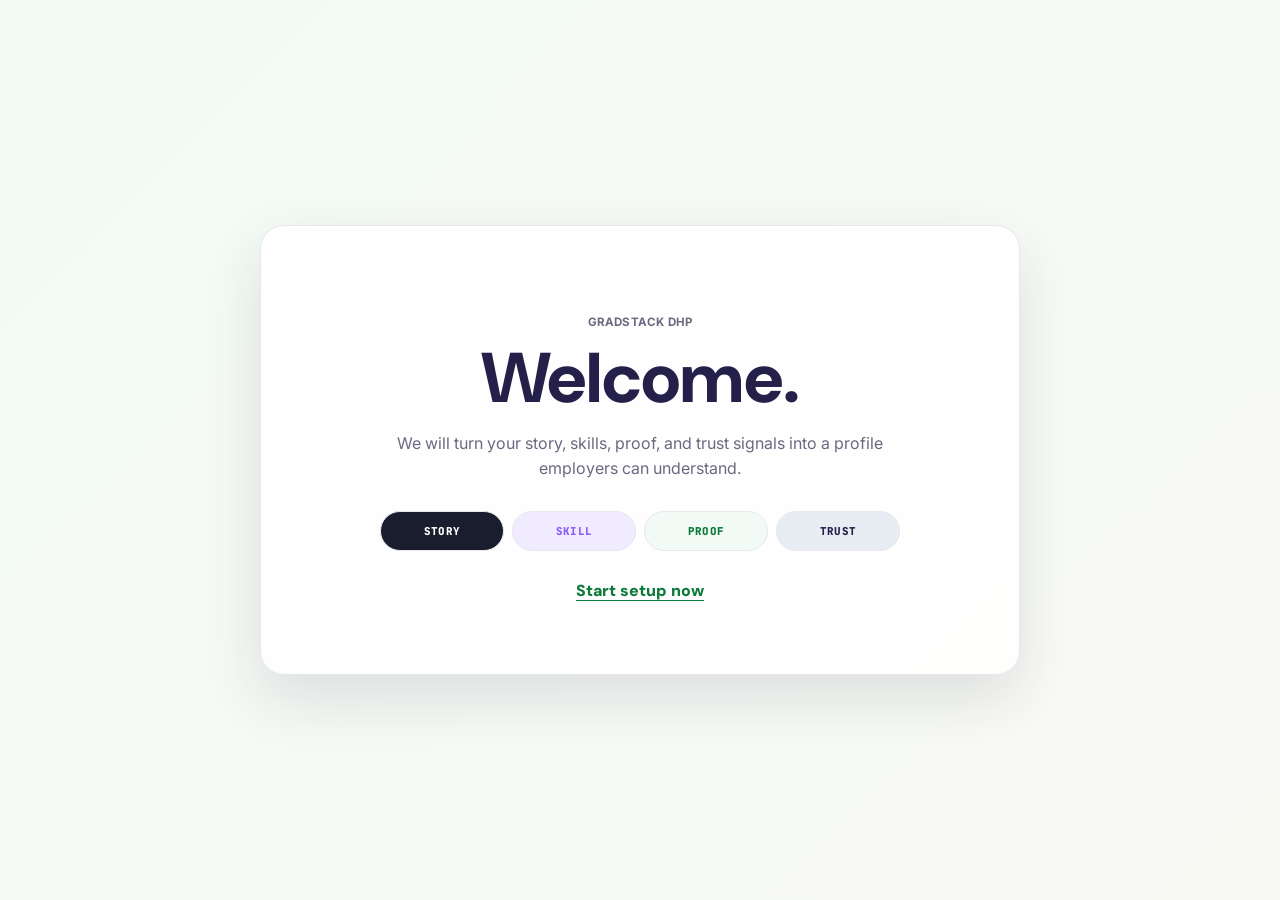
<file: track-2-development/task-2-build-a-component-or-prototype/index.html>
<!doctype html>
<html lang="en">
  <head>
    <meta charset="utf-8" />
    <meta name="viewport" content="width=device-width, initial-scale=1" />
    <title>Gradstack DHP Onboarding Prototype</title>
    <link rel="preconnect" href="https://fonts.googleapis.com" />
    <link rel="preconnect" href="https://fonts.gstatic.com" crossorigin />
    <link
      href="https://fonts.googleapis.com/css2?family=DM+Sans:wght@400;500;600;700;800&family=Inter:wght@400;500;600&family=JetBrains+Mono:wght@600;700;800&display=swap"
      rel="stylesheet"
    />
    <link rel="stylesheet" href="./styles.css" />
  </head>
  <body>
    <gradstack-onboarding-demo></gradstack-onboarding-demo>

    <script src="./app.js" defer></script>
  </body>
</html>
</file>
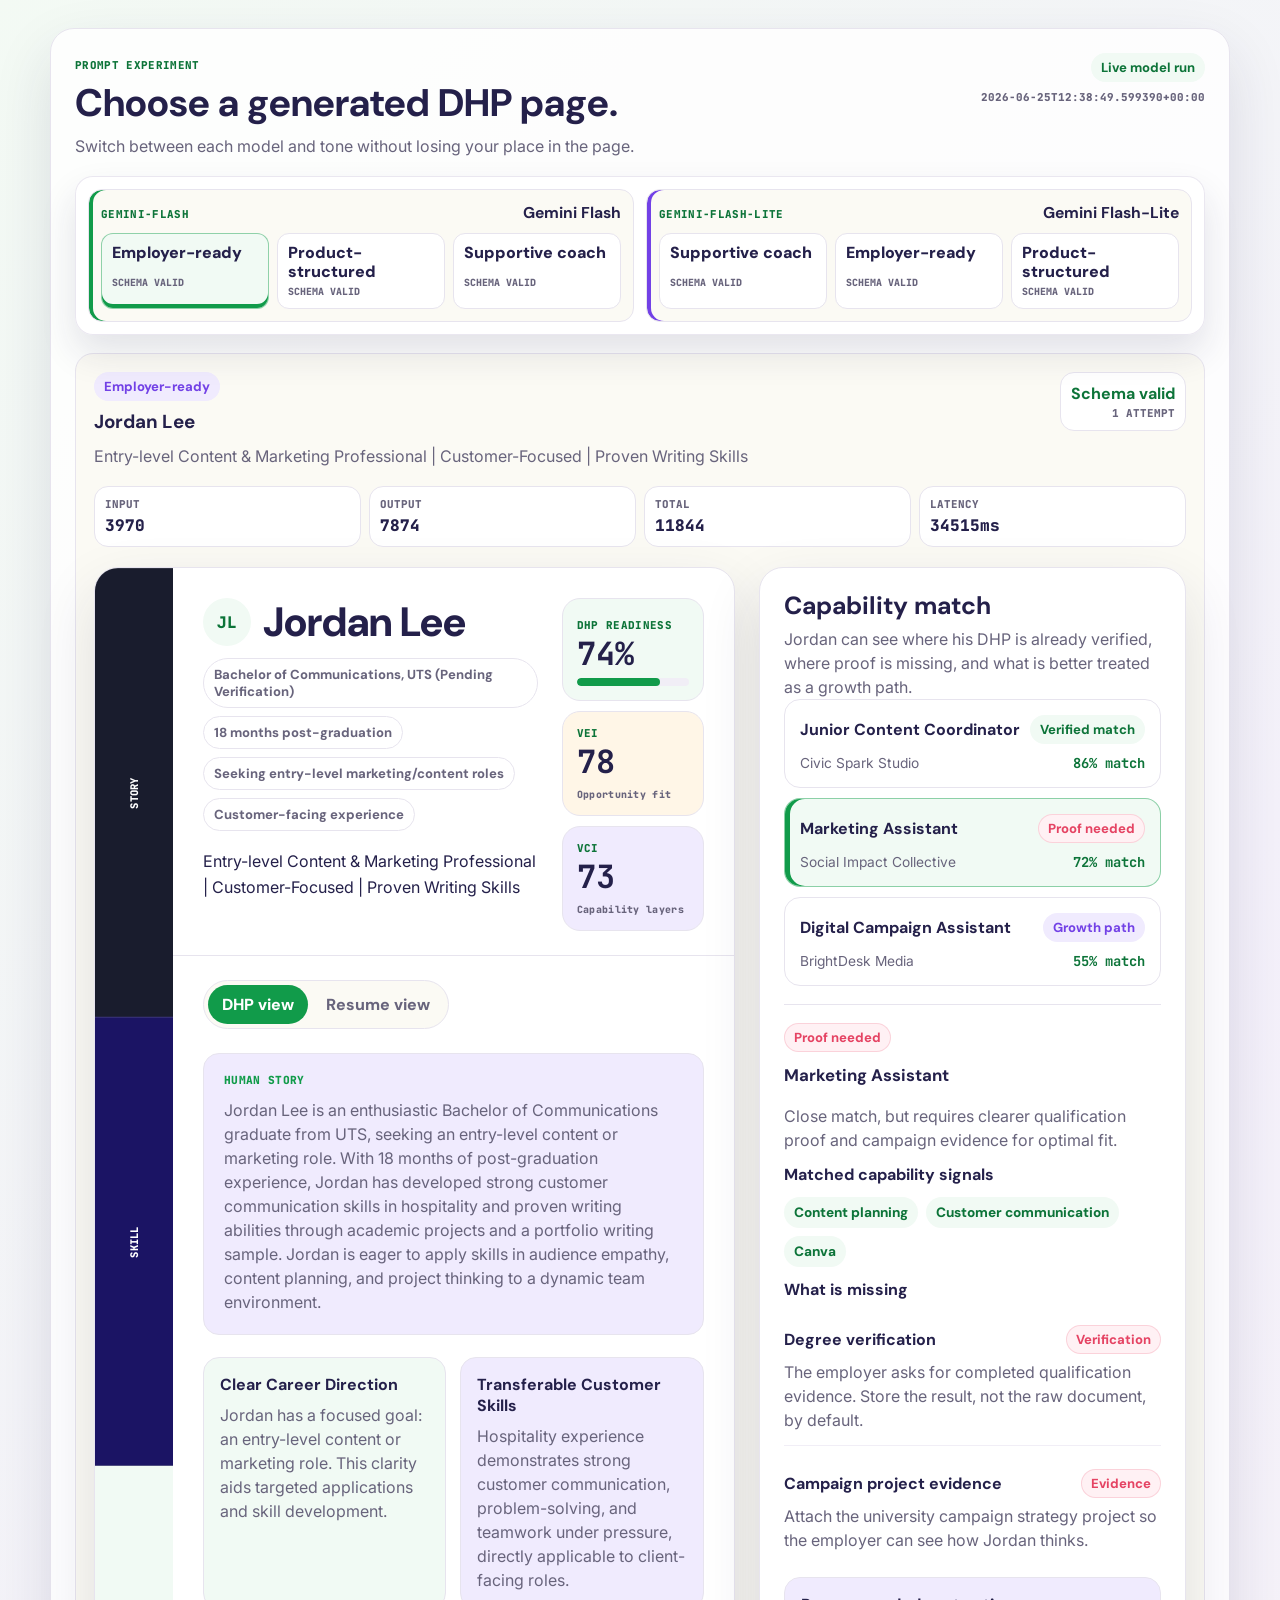
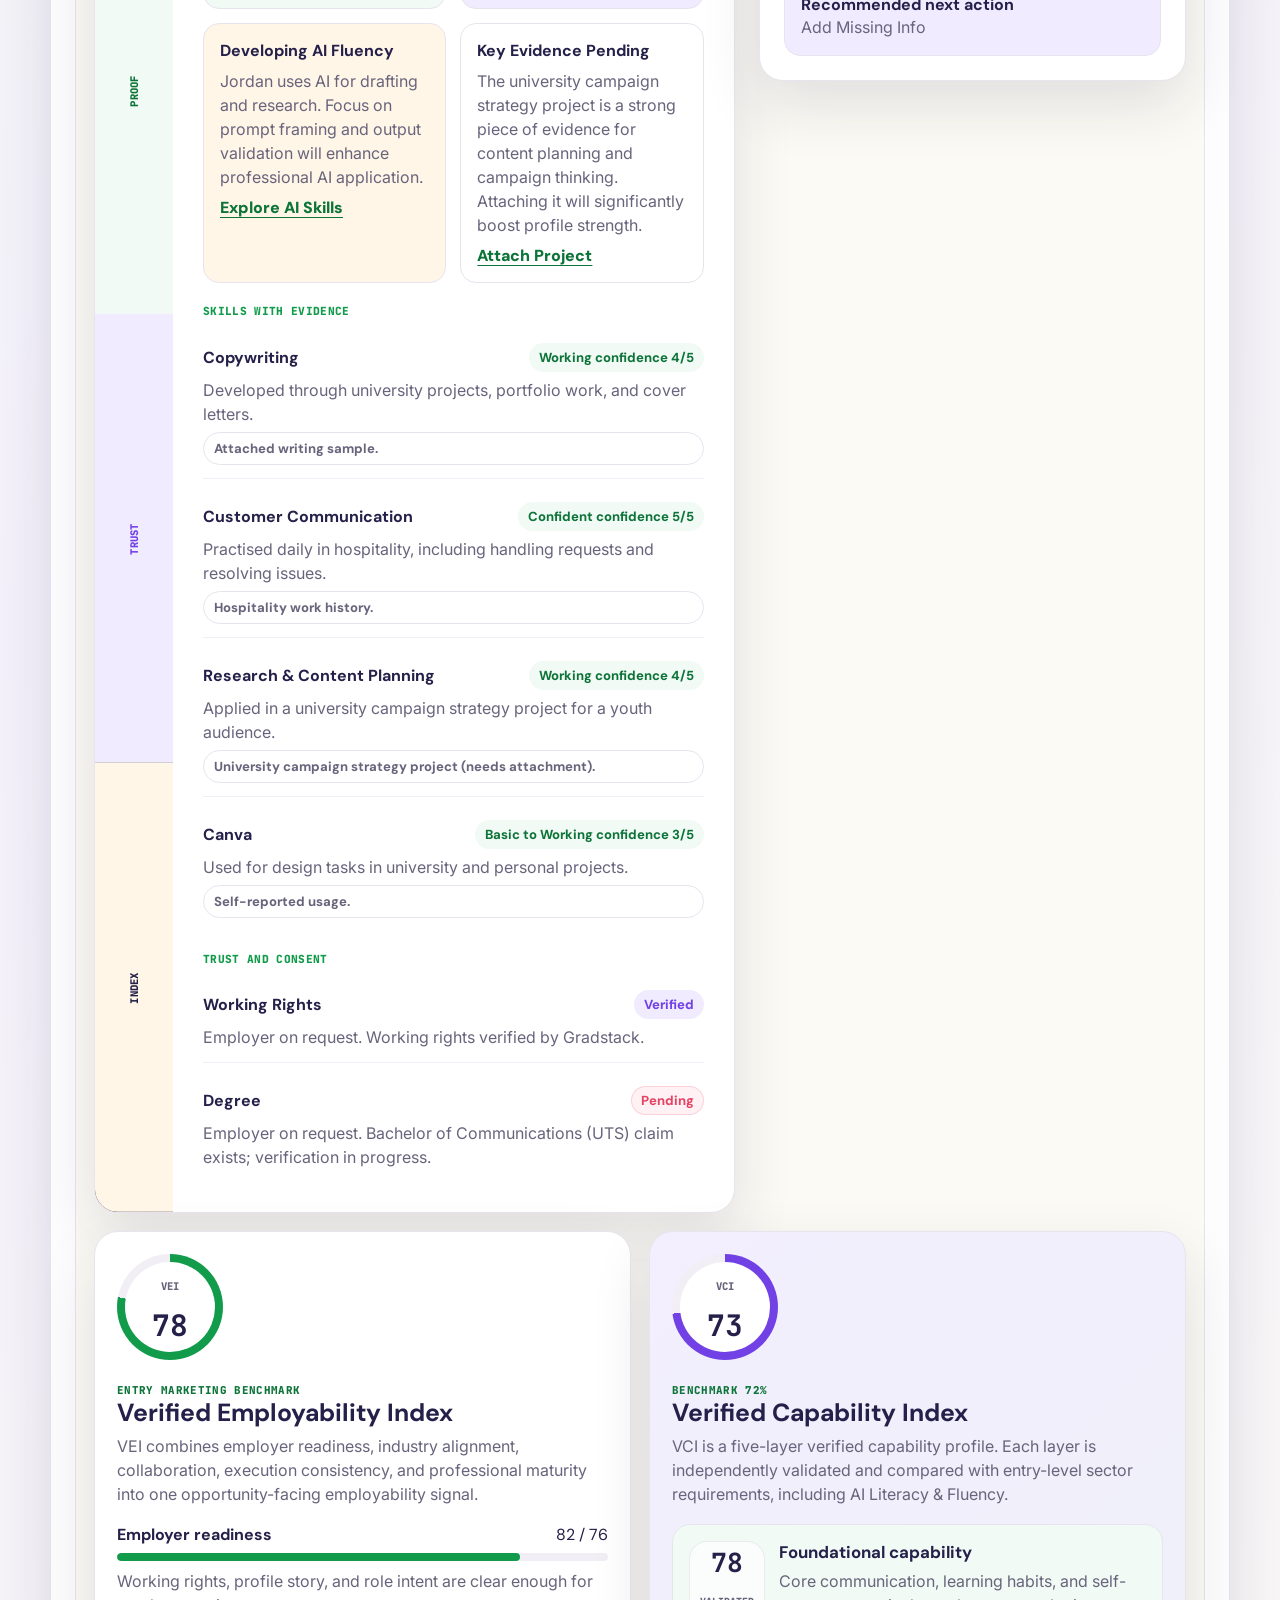
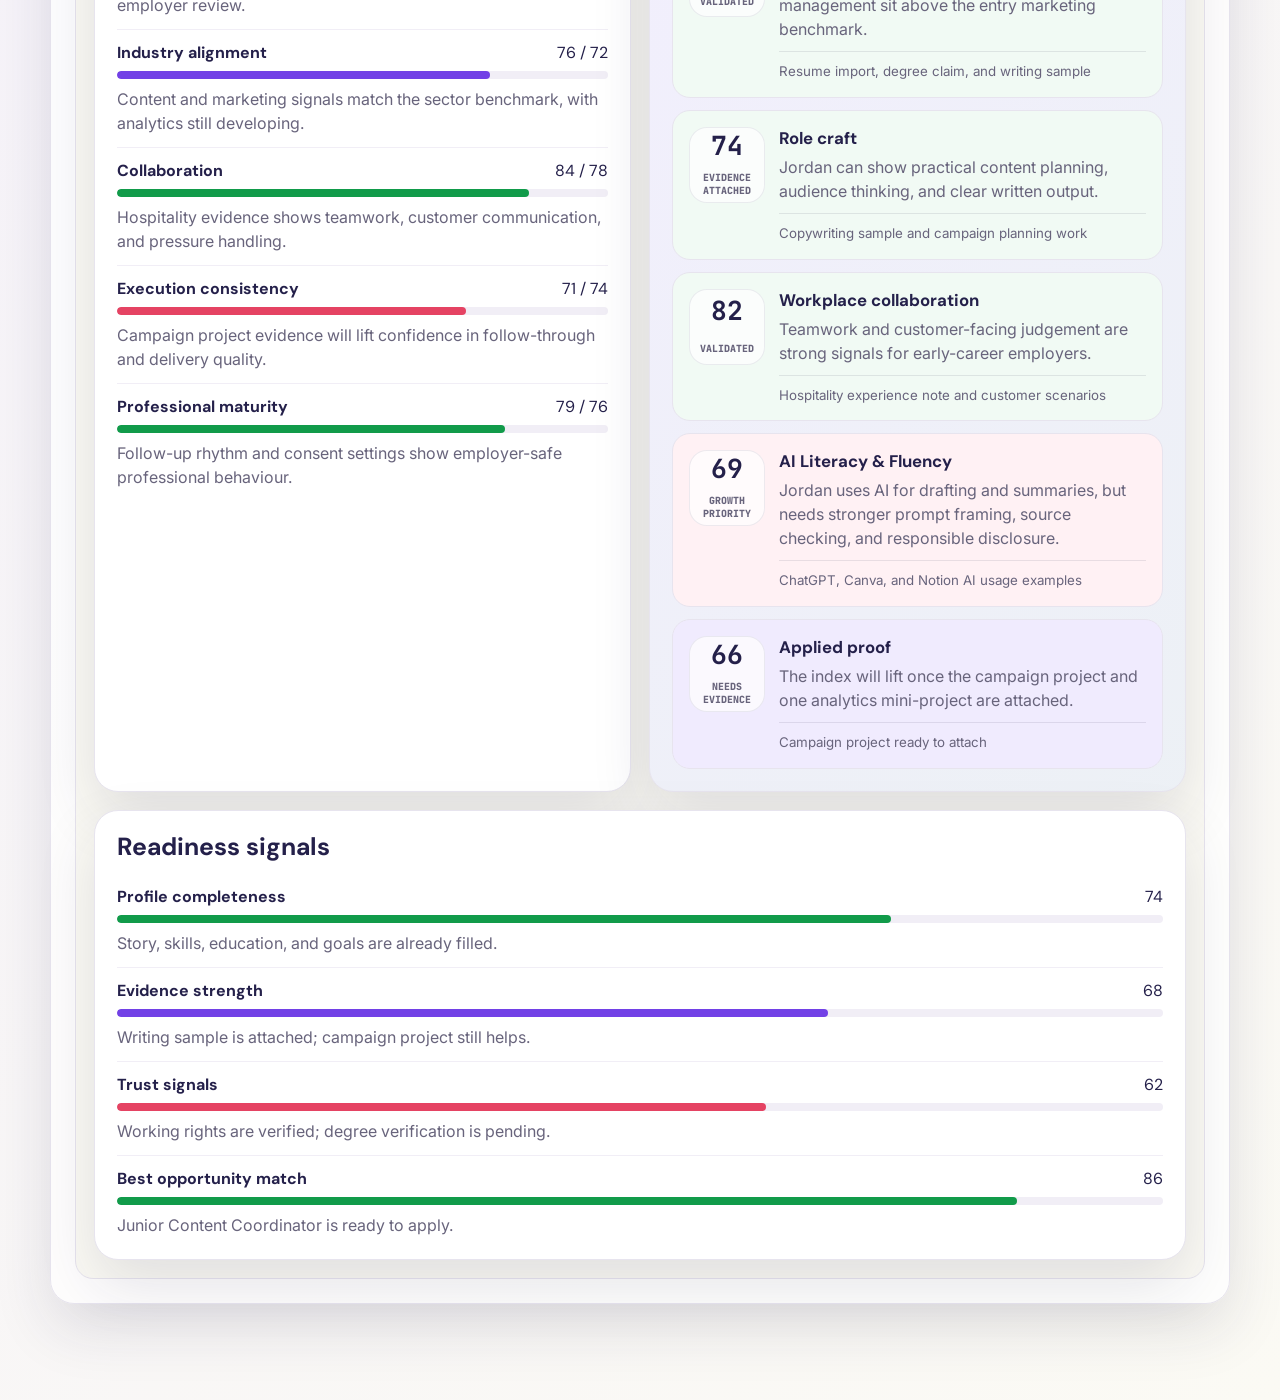
<file: track-3-ai/task-2-write-and-test-a-prompt/index.html>
<!doctype html>
<html lang="en">
  <head>
    <meta charset="utf-8" />
    <meta name="viewport" content="width=device-width, initial-scale=1" />
    <title>Gradstack DHP JSON Renderer</title>
    <link rel="preconnect" href="https://fonts.googleapis.com" />
    <link rel="preconnect" href="https://fonts.gstatic.com" crossorigin />
    <link
      href="https://fonts.googleapis.com/css2?family=DM+Sans:wght@400;500;600;700;800&family=Inter:wght@400;500;600&family=JetBrains+Mono:wght@600;700;800&display=swap"
      rel="stylesheet"
    />
    <link rel="stylesheet" href="./styles.css" />
  </head>
  <body>
    <dhp-json-profile></dhp-json-profile>
    <script src="./app.js" defer></script>
  </body>
</html>
</file>
<file: track-2-development/task-2-build-a-component-or-prototype/styles.css>
:root {
  --paper: #fafaf5;
  --surface: #ffffff;
  --ink: #24204a;
  --ink-strong: #1a1d2e;
  --muted: #6b6880;
  --line: #e8e6ee;
  --soft-line: #f0eef5;
  --lift: #f1faf4;
  --violet-lift: #f0ebfe;
  --blue-lift: #e8edf3;
  --signal: #e54363;
  --trust: #7241e6;
  --proof: #8b5cf6;
  --ready: #119b4a;
  --ready-dark: #0c7a3a;
  --gold: #b56b12;
  --gold-lift: #fff6e7;
  --aqua: #117c86;
  --aqua-lift: #e8f7f8;
  --shadow: 0 24px 60px rgba(36, 32, 74, 0.12);
  --font-display: "DM Sans", "DM Sans Fallback", ui-sans-serif, system-ui, sans-serif;
  --font-body: "DM Sans", "DM Sans Fallback", ui-sans-serif, system-ui, sans-serif;
  --font-copy: Inter, "Inter Fallback", ui-sans-serif, system-ui, sans-serif;
  --font-mono: "JetBrains Mono", "JetBrains Mono Fallback", ui-monospace, monospace;
}

* {
  box-sizing: border-box;
}

body {
  margin: 0;
  min-width: 320px;
  min-height: 100vh;
  color: var(--ink);
  background: var(--paper);
  font-family: var(--font-body);
}

gradstack-onboarding-demo,
dhp-readiness-card {
  display: block;
}

button {
  font: inherit;
}

button:focus-visible,
a:focus-visible,
summary:focus-visible {
  outline: 3px solid rgba(17, 155, 74, 0.35);
  outline-offset: 3px;
}

.page-intro,
.page-shell {
  width: min(1180px, calc(100% - 32px));
  margin: 0 auto;
}

.page-intro {
  display: grid;
  justify-items: center;
  padding: 58px 0 34px;
  text-align: center;
}

.page-intro p {
  max-width: 710px;
  margin: 14px 0 0;
  color: var(--muted);
  font-family: var(--font-copy);
  font-size: 1rem;
  line-height: 1.55;
}

.eyebrow {
  margin: 0;
  color: var(--ready);
  font-family: var(--font-mono);
  font-size: 0.72rem;
  font-weight: 700;
  letter-spacing: 0.02em;
  text-transform: uppercase;
}

h1,
h2,
h3,
p {
  margin-top: 0;
}

h1 {
  max-width: 860px;
  margin-bottom: 0;
  font-family: var(--font-display);
  font-size: clamp(2.45rem, 5.5vw, 4.55rem);
  font-weight: 800;
  line-height: 1.04;
  letter-spacing: 0;
}

.accent-green {
  color: var(--ready);
}

.demo-shell {
  min-height: 100vh;
}

.welcome-screen {
  display: grid;
  min-height: 100vh;
  place-items: center;
  padding: 32px;
  background:
    linear-gradient(135deg, rgba(241, 250, 244, 0.86), rgba(250, 250, 245, 0.96)),
    var(--paper);
}

.welcome-card {
  display: grid;
  width: min(760px, 100%);
  justify-items: center;
  padding: clamp(34px, 8vw, 72px);
  border: 1px solid var(--line);
  border-radius: 24px;
  background: rgba(255, 255, 255, 0.82);
  box-shadow: var(--shadow);
  text-align: center;
  animation: stageEnter 420ms ease both;
}

.welcome-card h1 {
  margin: 10px 0 0;
}

.welcome-card p {
  max-width: 540px;
  margin: 16px 0 0;
  color: var(--muted);
  font-family: var(--font-copy);
  line-height: 1.55;
}

.signal-stack {
  display: grid;
  grid-template-columns: repeat(4, minmax(0, 1fr));
  gap: 8px;
  width: min(520px, 100%);
  margin: 30px 0 0;
}

.signal-stack span {
  padding: 12px 10px;
  border: 1px solid var(--line);
  border-radius: 999px;
  background: var(--surface);
  color: var(--ink);
  font-family: var(--font-mono);
  font-size: 0.68rem;
  font-weight: 800;
  letter-spacing: 0.03em;
  text-transform: uppercase;
}

.signal-stack span:nth-child(1) {
  background: var(--ink-strong);
  color: var(--surface);
}

.signal-stack span:nth-child(2) {
  background: var(--violet-lift);
  color: var(--proof);
}

.signal-stack span:nth-child(3) {
  background: var(--lift);
  color: var(--ready-dark);
}

.signal-stack span:nth-child(4) {
  background: var(--blue-lift);
  color: var(--ink);
}

.text-action {
  margin-top: 28px;
  border: 0;
  background: transparent;
  color: var(--ready-dark);
  cursor: pointer;
  font-weight: 850;
  text-decoration: underline;
  text-underline-offset: 4px;
}

.flow-shell {
  display: grid;
  align-content: start;
  gap: 18px;
  width: min(1040px, calc(100% - 32px));
  min-height: 100vh;
  margin: 0 auto;
  padding: 42px 0 70px;
}

.flow-progress {
  display: grid;
  grid-template-columns: repeat(4, minmax(0, 1fr));
  gap: 8px;
}

.flow-progress span {
  padding: 10px 12px;
  border: 1px solid var(--line);
  border-radius: 999px;
  background: var(--surface);
  color: var(--muted);
  font-family: var(--font-mono);
  font-size: 0.68rem;
  font-weight: 800;
  letter-spacing: 0.03em;
  text-align: center;
  text-transform: uppercase;
}

.flow-progress span.is-active {
  border-color: var(--ink-strong);
  background: var(--ink-strong);
  color: var(--surface);
}

.flow-progress span.is-muted {
  opacity: 0.52;
}

.flow-card {
  display: grid;
  gap: 24px;
  padding: clamp(24px, 5vw, 40px);
  border: 1px solid var(--line);
  border-radius: 24px;
  background: var(--surface);
  box-shadow: var(--shadow);
  animation: stageEnter 420ms ease both;
}

.auth-card {
  max-width: 720px;
  justify-self: center;
}

.details-card {
  gap: 22px;
}

.flow-copy {
  max-width: 760px;
}

.flow-copy h1 {
  margin-top: 8px;
  font-size: clamp(2.15rem, 4vw, 3.65rem);
}

.flow-copy p {
  max-width: 680px;
  margin: 14px 0 0;
  color: var(--muted);
  font-family: var(--font-copy);
  line-height: 1.55;
}

.flow-toggle {
  width: fit-content;
  margin: 0;
}

.flow-form,
.setup-form {
  display: grid;
  gap: 18px;
}

.flow-form label,
.setup-grid label {
  display: grid;
  gap: 8px;
}

.flow-form label span,
.setup-grid label span {
  color: var(--ink);
  font-size: 0.88rem;
  font-weight: 800;
}

.field-label {
  display: inline-block;
  color: var(--ink);
  font-size: 0.88rem;
  font-weight: 800;
}

.required-mark {
  color: #e54363 !important;
  font-family: var(--font-mono);
  font-weight: 900;
}

input,
textarea,
select {
  width: 100%;
  border: 1px solid var(--line);
  border-radius: 14px;
  background: var(--surface);
  color: var(--ink);
  font: inherit;
  padding: 12px 13px;
}

textarea {
  resize: vertical;
}

input:focus,
textarea:focus,
select:focus {
  border-color: rgba(17, 155, 74, 0.54);
  outline: 3px solid rgba(17, 155, 74, 0.16);
}

.setup-grid {
  display: grid;
  grid-template-columns: repeat(2, minmax(0, 1fr));
  gap: 16px;
}

.wide-field {
  grid-column: 1 / -1;
}

.setup-grid .consent-check {
  display: flex;
  grid-column: 1 / -1;
  gap: 10px;
  align-items: center;
  padding: 14px 16px;
  border: 1px solid var(--line);
  border-radius: 16px;
  background: var(--lift);
}

.consent-check input {
  width: auto;
  accent-color: var(--ready);
}

.attachment-card {
  display: flex;
  gap: 16px;
  align-items: center;
  justify-content: space-between;
  padding: 16px;
  border: 1px solid var(--line);
  border-radius: 16px;
  background: var(--surface);
  transition:
    border-color 160ms ease,
    box-shadow 160ms ease,
    background 160ms ease;
}

.attachment-card.is-done {
  border-color: rgba(17, 155, 74, 0.24);
  background: var(--lift);
}

.attachment-card.needs-attention {
  border-color: rgba(229, 67, 99, 0.58);
  box-shadow: 0 0 0 4px rgba(229, 67, 99, 0.12);
}

.attachment-card strong {
  display: block;
  margin-bottom: 5px;
}

.attachment-card p {
  margin: 0;
  color: var(--muted);
  font-family: var(--font-copy);
  line-height: 1.45;
}

.attachment-actions {
  display: flex;
  flex-wrap: wrap;
  gap: 10px;
  align-items: center;
  justify-content: flex-end;
}

.import-panel {
  display: flex;
  gap: 18px;
  align-items: center;
  justify-content: space-between;
  padding: 18px;
  border: 1px solid rgba(17, 155, 74, 0.18);
  border-radius: 18px;
  background: var(--lift);
}

.import-panel strong {
  display: block;
  margin-bottom: 5px;
}

.import-panel p {
  margin: 0;
  color: var(--muted);
  font-family: var(--font-copy);
  line-height: 1.45;
}

.import-actions {
  display: flex;
  flex-wrap: wrap;
  gap: 10px;
  justify-content: flex-end;
}

.secondary-action {
  border: 1px solid var(--line);
  border-radius: 999px;
  padding: 11px 15px;
  background: var(--surface);
  color: var(--ink);
  cursor: pointer;
  font-weight: 850;
}

.secondary-action:hover {
  border-color: rgba(17, 155, 74, 0.42);
  color: var(--ready-dark);
}

.secondary-action:disabled,
.primary-action:disabled {
  cursor: wait;
  opacity: 0.68;
}

.flow-actions {
  display: flex;
  flex-wrap: wrap;
  gap: 14px;
  align-items: center;
  justify-content: space-between;
}

.flow-actions .primary-action {
  margin-top: 0;
}

.dashboard-stage {
  width: min(1180px, calc(100% - 32px));
  margin: 0 auto;
  padding-top: 20px;
  padding-bottom: 64px;
}

.dashboard-topbar {
  position: sticky;
  z-index: 5;
  top: 0;
  display: flex;
  gap: 16px;
  align-items: center;
  justify-content: space-between;
  padding: 14px 0;
  background: rgba(250, 250, 245, 0.92);
  backdrop-filter: blur(12px);
}

.dashboard-brand {
  display: flex;
  gap: 10px;
  align-items: center;
}

.dashboard-brand div {
  display: grid;
  gap: 2px;
}

.dashboard-brand strong {
  color: var(--ink);
  line-height: 1;
}

.dashboard-brand span:not(.avatar) {
  color: var(--muted);
  font-family: var(--font-copy);
  font-size: 0.86rem;
}

.account-action {
  border: 1px solid var(--line);
  border-radius: 999px;
  padding: 10px 14px;
  background: var(--surface);
  color: var(--ink);
  cursor: pointer;
  font-weight: 850;
}

.account-action:hover {
  border-color: rgba(17, 155, 74, 0.42);
  color: var(--ready-dark);
}

.dashboard-hero {
  display: grid;
  margin: 22px 0 18px;
  padding: clamp(24px, 5vw, 42px);
  border: 1px solid var(--line);
  border-radius: 24px;
  background:
    linear-gradient(135deg, rgba(241, 250, 244, 0.95), rgba(240, 235, 254, 0.8)),
    var(--surface);
  box-shadow: var(--shadow);
}

.dashboard-hero h1 {
  margin-top: 8px;
  font-size: clamp(2.15rem, 4.6vw, 4rem);
}

.dashboard-hero p:not(.eyebrow) {
  max-width: 760px;
  margin: 16px 0 0;
  color: var(--muted);
  font-family: var(--font-copy);
  line-height: 1.55;
}

.dashboard-nav {
  display: flex;
  flex-wrap: wrap;
  gap: 8px;
  margin-bottom: 18px;
  padding: 6px;
  border: 1px solid var(--line);
  border-radius: 999px;
  background: var(--surface);
  box-shadow: 0 12px 30px rgba(36, 32, 74, 0.07);
}

.dashboard-nav button {
  flex: 1 1 170px;
  border: 0;
  border-radius: 999px;
  padding: 11px 14px;
  background: transparent;
  color: var(--muted);
  cursor: pointer;
  font-weight: 850;
}

.dashboard-nav button.is-active {
  background: var(--ink-strong);
  color: var(--surface);
}

.dashboard-page {
  animation: stageEnter 300ms ease both;
}

.dashboard-panel {
  display: grid;
  gap: 18px;
}

.dashboard-section-heading {
  display: grid;
  grid-template-columns: minmax(0, 0.86fr) minmax(260px, 0.52fr);
  gap: 24px;
  align-items: end;
  padding: 20px 0 4px;
}

.dashboard-section-heading h2 {
  margin: 8px 0 0;
  font-family: var(--font-display);
  font-size: clamp(1.65rem, 3vw, 2.55rem);
  line-height: 1.08;
}

.dashboard-section-heading p:not(.eyebrow) {
  margin: 0;
  color: var(--muted);
  font-family: var(--font-copy);
  line-height: 1.5;
}

.page-action-block {
  display: grid;
  gap: 14px;
  justify-items: end;
}

.page-action-block p {
  max-width: 430px;
  text-align: right;
}

.page-update-action {
  width: fit-content;
  border-color: rgba(17, 155, 74, 0.24);
  background: var(--lift);
  color: var(--ready-dark);
  box-shadow: 0 10px 24px rgba(36, 32, 74, 0.06);
}

.page-update-action:hover {
  background: var(--surface);
  box-shadow: 0 12px 28px rgba(36, 32, 74, 0.08);
}

.dashboard-summary {
  display: grid;
  grid-template-columns: repeat(4, minmax(0, 1fr));
  gap: 14px;
  margin-bottom: 18px;
}

.summary-tile {
  min-height: 170px;
  padding: 18px;
  border: 1px solid var(--line);
  border-radius: 20px;
  background: var(--surface);
  box-shadow: 0 16px 38px rgba(36, 32, 74, 0.08);
}

.summary-tile span {
  display: block;
  min-height: 34px;
  color: var(--ready-dark);
  font-family: var(--font-mono);
  font-size: 0.68rem;
  font-weight: 800;
  letter-spacing: 0.03em;
  text-transform: uppercase;
}

.summary-tile strong {
  display: block;
  margin: 10px 0 8px;
  font-family: var(--font-mono);
  font-size: 2.5rem;
  font-weight: 900;
  line-height: 1;
}

.summary-tile p {
  margin: 0;
  color: var(--muted);
  font-family: var(--font-copy);
  font-size: 0.92rem;
  line-height: 1.45;
}

.warning-tile {
  background: #fff1f4;
}

.warning-tile span {
  color: var(--signal);
}

.growth-tile {
  background: var(--violet-lift);
}

.growth-tile span {
  color: var(--proof);
}

.index-summary-tile {
  background: var(--gold-lift);
}

.index-summary-tile span {
  color: var(--gold);
}

.index-snapshot-grid,
.vci-hero-grid,
.vci-detail-grid {
  display: grid;
  grid-template-columns: repeat(2, minmax(0, 1fr));
  gap: 18px;
}

.opportunity-index-grid {
  display: grid;
  grid-template-columns: minmax(360px, 0.78fr) minmax(0, 1.22fr);
  gap: 18px;
  align-items: start;
}

.index-card,
.index-card-strong {
  display: grid;
  gap: 18px;
  align-content: start;
  padding: 22px;
  border: 1px solid var(--line);
  border-radius: 22px;
  background: var(--surface);
  box-shadow: 0 16px 38px rgba(36, 32, 74, 0.08);
}

.index-card-strong {
  background:
    linear-gradient(135deg, rgba(240, 235, 254, 0.8), rgba(232, 247, 248, 0.86)),
    var(--surface);
}

.index-card-wide {
  min-height: 100%;
}

.index-card-header {
  display: flex;
  gap: 18px;
  align-items: flex-start;
}

.index-card-header h3 {
  margin: 10px 0 8px;
  font-family: var(--font-display);
  font-size: clamp(1.45rem, 2.4vw, 2rem);
  line-height: 1.08;
}

.index-card-header p,
.benchmark-row p,
.chart-heading p,
.role-fit-details p,
.validation-list p,
.evidence-chip p {
  margin: 0;
  color: var(--muted);
  font-family: var(--font-copy);
  line-height: 1.45;
}

.index-meter {
  --score: 0;
  position: relative;
  display: grid;
  flex: 0 0 auto;
  place-items: center;
  width: 106px;
  aspect-ratio: 1;
  border-radius: 50%;
  background: conic-gradient(var(--ready) calc(var(--score) * 1%), var(--soft-line) 0);
}

.index-meter.proof {
  background: conic-gradient(var(--proof) calc(var(--score) * 1%), var(--soft-line) 0);
}

.index-meter.warning {
  background: conic-gradient(var(--signal) calc(var(--score) * 1%), var(--soft-line) 0);
}

.index-meter::before {
  position: absolute;
  inset: 8px;
  border-radius: inherit;
  background: var(--surface);
  content: "";
}

.index-meter span,
.index-meter strong,
.index-meter small {
  position: relative;
  z-index: 1;
}

.index-meter span {
  color: var(--muted);
  font-family: var(--font-mono);
  font-size: 0.66rem;
  font-weight: 900;
}

.index-meter strong {
  color: var(--ink);
  font-family: var(--font-mono);
  font-size: 1.8rem;
  line-height: 1;
}

.index-meter small {
  margin-top: -12px;
  color: var(--muted);
  font-family: var(--font-mono);
  font-size: 0.62rem;
  font-weight: 900;
  text-transform: uppercase;
}

.sparkline-wrap {
  display: grid;
  gap: 8px;
}

.sparkline {
  width: 100%;
  height: auto;
  min-height: 96px;
}

.sparkline-grid {
  fill: none;
  stroke: var(--soft-line);
  stroke-width: 1.5;
}

.sparkline-line {
  fill: none;
  stroke: var(--ready);
  stroke-linecap: round;
  stroke-linejoin: round;
  stroke-width: 4;
}

.sparkline-dot {
  fill: var(--surface);
  stroke: var(--ready-dark);
  stroke-width: 2;
}

.sparkline-labels {
  display: flex;
  align-items: center;
  justify-content: space-between;
  color: var(--muted);
  font-family: var(--font-mono);
  font-size: 0.78rem;
  font-weight: 800;
}

.sparkline-labels strong {
  color: var(--ready-dark);
  font-size: 1rem;
}

.mini-layer-stack,
.benchmark-list,
.validation-list {
  display: grid;
  gap: 12px;
  margin: 0;
  padding: 0;
  list-style: none;
}

.mini-layer {
  display: grid;
  grid-template-columns: minmax(0, 1fr) auto;
  gap: 9px 12px;
  align-items: center;
  padding-bottom: 12px;
  border-bottom: 1px solid var(--soft-line);
}

.mini-layer:last-child {
  padding-bottom: 0;
  border-bottom: 0;
}

.mini-layer div {
  display: grid;
  gap: 3px;
}

.mini-layer strong {
  line-height: 1.2;
}

.mini-layer span:not(.mini-layer-track):not(.mini-layer-score) {
  color: var(--muted);
  font-family: var(--font-copy);
  font-size: 0.88rem;
}

.mini-layer-score {
  color: var(--ready-dark);
  font-family: var(--font-mono);
  font-weight: 900;
}

.mini-layer.warning .mini-layer-score {
  color: var(--signal);
}

.mini-layer.proof .mini-layer-score {
  color: var(--proof);
}

.mini-layer-track {
  grid-column: 1 / -1;
  height: 7px;
  overflow: hidden;
  border-radius: 999px;
  background: var(--soft-line);
}

.mini-layer-track span {
  display: block;
  height: 100%;
  border-radius: inherit;
  background: var(--ready);
}

.mini-layer.proof .mini-layer-track span {
  background: var(--proof);
}

.mini-layer.warning .mini-layer-track span {
  background: var(--signal);
}

.compact-action {
  width: fit-content;
}

.benchmark-row {
  display: grid;
  gap: 8px;
}

.benchmark-label {
  display: flex;
  gap: 12px;
  align-items: center;
  justify-content: space-between;
}

.benchmark-label span {
  color: var(--muted);
  font-family: var(--font-mono);
  font-size: 0.78rem;
  font-weight: 800;
  white-space: nowrap;
}

.benchmark-track {
  position: relative;
  height: 12px;
  border-radius: 999px;
  background: var(--soft-line);
}

.benchmark-fill {
  display: block;
  height: 100%;
  border-radius: inherit;
  background: var(--ready);
}

.benchmark-row.proof .benchmark-fill {
  background: var(--proof);
}

.benchmark-row.warning .benchmark-fill {
  background: var(--signal);
}

.benchmark-marker {
  position: absolute;
  top: -4px;
  bottom: -4px;
  width: 3px;
  border-radius: 999px;
  background: var(--gold);
}

.vei-role-card {
  gap: 20px;
}

.role-fit-matrix {
  display: grid;
  gap: 14px;
}

.role-fit-row {
  display: grid;
  grid-template-columns: 74px minmax(0, 1fr);
  gap: 16px;
  padding: 16px;
  border: 1px solid var(--line);
  border-radius: 18px;
  background: var(--surface);
}

.role-fit-row.ready {
  background: var(--lift);
}

.role-fit-row.warning {
  background: #fff1f4;
}

.role-fit-row.proof {
  background: var(--violet-lift);
}

.role-fit-score {
  display: grid;
  place-items: center;
  align-self: start;
  width: 74px;
  aspect-ratio: 1;
  border-radius: 18px;
  background: rgba(255, 255, 255, 0.72);
  box-shadow: inset 0 0 0 1px rgba(36, 32, 74, 0.08);
}

.role-fit-score strong {
  font-family: var(--font-mono);
  font-size: 1.7rem;
  line-height: 1;
}

.role-fit-score span {
  color: var(--muted);
  font-family: var(--font-mono);
  font-size: 0.64rem;
  font-weight: 900;
  text-transform: uppercase;
}

.role-fit-main {
  display: grid;
  gap: 12px;
  min-width: 0;
}

.role-fit-heading {
  display: flex;
  gap: 12px;
  align-items: flex-start;
  justify-content: space-between;
}

.role-fit-heading h4 {
  margin: 0 0 4px;
  font-family: var(--font-display);
  font-size: 1.06rem;
  line-height: 1.15;
}

.role-fit-heading div > span {
  color: var(--muted);
  font-family: var(--font-mono);
  font-size: 0.72rem;
  font-weight: 900;
}

.role-fit-track {
  position: relative;
  height: 12px;
  border-radius: 999px;
  background: rgba(36, 32, 74, 0.08);
}

.role-fit-fill {
  display: block;
  height: 100%;
  border-radius: inherit;
  background: var(--ready);
}

.role-fit-row.warning .role-fit-fill {
  background: var(--signal);
}

.role-fit-row.proof .role-fit-fill {
  background: var(--proof);
}

.role-fit-marker {
  position: absolute;
  top: -4px;
  bottom: -4px;
  width: 3px;
  border-radius: 999px;
  background: var(--gold);
}

.role-fit-details {
  display: grid;
  grid-template-columns: repeat(3, minmax(0, 1fr));
  gap: 10px;
}

.role-fit-details div {
  display: grid;
  gap: 4px;
  padding-top: 10px;
  border-top: 1px solid rgba(36, 32, 74, 0.1);
}

.role-fit-details strong {
  font-size: 0.82rem;
}

.role-fit-details p {
  font-size: 0.86rem;
}

.capability-layer-grid {
  display: grid;
  grid-template-columns: repeat(2, minmax(0, 1fr));
  gap: 14px;
}

.capability-layer {
  display: grid;
  grid-template-columns: 76px minmax(0, 1fr);
  gap: 14px;
  align-content: start;
  padding: 18px;
  border: 1px solid var(--line);
  border-radius: 20px;
  background: var(--surface);
  box-shadow: 0 14px 34px rgba(36, 32, 74, 0.08);
}

.capability-layer.ready {
  background: var(--lift);
}

.capability-layer.warning {
  background: #fff1f4;
}

.capability-layer.proof {
  background: var(--violet-lift);
}

.capability-score {
  display: grid;
  place-items: center;
  align-self: start;
  width: 76px;
  aspect-ratio: 1;
  border-radius: 18px;
  background: rgba(255, 255, 255, 0.72);
  box-shadow: inset 0 0 0 1px rgba(36, 32, 74, 0.08);
}

.capability-score strong {
  font-family: var(--font-mono);
  font-size: 1.7rem;
  line-height: 1;
}

.capability-score span {
  color: var(--muted);
  font-family: var(--font-mono);
  font-size: 0.64rem;
  font-weight: 900;
  text-transform: uppercase;
}

.capability-main {
  display: grid;
  gap: 12px;
  min-width: 0;
}

.layer-topline {
  display: flex;
  gap: 10px;
  align-items: center;
  justify-content: space-between;
}

.layer-topline > span:first-child {
  color: var(--muted);
  font-family: var(--font-mono);
  font-size: 0.68rem;
  font-weight: 900;
  text-transform: uppercase;
}

.capability-layer h3 {
  margin: 0;
  font-family: var(--font-display);
  font-size: 1.28rem;
  line-height: 1.12;
}

.evidence-chip {
  display: grid;
  gap: 5px;
  padding-top: 12px;
  border-top: 1px solid rgba(36, 32, 74, 0.1);
}

.validation-list li {
  display: grid;
  gap: 6px;
  padding-bottom: 12px;
  border-bottom: 1px solid var(--soft-line);
}

.validation-list li:last-child {
  padding-bottom: 0;
  border-bottom: 0;
}

.overview-grid {
  display: grid;
  grid-template-columns: minmax(0, 0.95fr) minmax(320px, 0.72fr);
  gap: 18px;
  align-items: stretch;
}

.chart-card {
  display: grid;
  gap: 18px;
  padding: 22px;
  border: 1px solid var(--line);
  border-radius: 22px;
  background: var(--surface);
  box-shadow: 0 16px 38px rgba(36, 32, 74, 0.08);
}

.chart-heading h3,
.tracker-panel h3,
.opportunity-panel h3 {
  margin: 10px 0 0;
  font-family: var(--font-display);
  font-size: 1.35rem;
  line-height: 1.12;
}

.readiness-chart {
  display: grid;
  gap: 16px;
}

.readiness-row {
  display: grid;
  gap: 7px;
}

.readiness-line {
  display: flex;
  gap: 12px;
  align-items: center;
  justify-content: space-between;
}

.readiness-line span {
  font-family: var(--font-mono);
  font-weight: 900;
}

.bar-track {
  height: 11px;
  overflow: hidden;
  border-radius: 999px;
  background: var(--soft-line);
}

.bar-fill {
  display: block;
  height: 100%;
  border-radius: inherit;
  background: var(--ready);
}

.readiness-row.proof .bar-fill {
  background: var(--proof);
}

.readiness-row.warning .bar-fill {
  background: var(--signal);
}

.readiness-row p,
.compact-list p,
.mini-action p {
  margin: 0;
  color: var(--muted);
  font-family: var(--font-copy);
  font-size: 0.92rem;
  line-height: 1.45;
}

.next-action-band {
  display: flex;
  gap: 22px;
  align-items: center;
  justify-content: space-between;
  margin-bottom: 24px;
  padding: 22px;
  border-radius: 24px;
  background: var(--ink-strong);
  color: var(--surface);
  box-shadow: var(--shadow);
}

.next-action-band h2 {
  max-width: 620px;
  margin: 10px 0 0;
  color: var(--surface);
  font-family: var(--font-display);
  font-size: clamp(1.45rem, 3vw, 2.15rem);
  line-height: 1.1;
  letter-spacing: 0;
}

.next-action-band p {
  max-width: 430px;
  margin: 0;
  color: rgba(255, 255, 255, 0.76);
  font-family: var(--font-copy);
  line-height: 1.5;
}

.opportunity-grid {
  display: grid;
  grid-template-columns: repeat(3, minmax(0, 1fr));
  gap: 16px;
}

.opportunity-panel {
  display: grid;
  align-content: start;
  gap: 14px;
  padding: 18px;
  border: 1px solid var(--line);
  border-radius: 20px;
  background: var(--surface);
  box-shadow: 0 16px 38px rgba(36, 32, 74, 0.08);
}

.opportunity-topline {
  display: flex;
  gap: 10px;
  align-items: center;
  justify-content: space-between;
}

.opportunity-topline > strong {
  color: var(--ready-dark);
  font-family: var(--font-mono);
  font-size: 0.9rem;
}

.compact-list {
  display: grid;
  gap: 10px;
  margin: 0;
  padding: 0;
  list-style: none;
}

.compact-list li {
  display: grid;
  gap: 4px;
  padding: 10px 0;
  border-bottom: 1px solid var(--soft-line);
}

.compact-list li:last-child {
  border-bottom: 0;
}

.compact-list span {
  width: fit-content;
  padding: 4px 8px;
  border-radius: 999px;
  background: #fff1f4;
  color: var(--signal);
  font-size: 0.78rem;
  font-weight: 800;
}

.mini-action {
  display: grid;
  gap: 5px;
  margin-top: 4px;
  padding: 14px;
  border: 1px solid var(--line);
  border-radius: 16px;
  background: var(--lift);
}

.application-board {
  display: grid;
  grid-template-columns: minmax(250px, 0.42fr) minmax(0, 1fr);
  gap: 24px;
  align-items: start;
}

.tracker-panel {
  padding: 20px;
  border: 1px solid var(--line);
  border-radius: 20px;
  background: var(--surface);
  box-shadow: 0 14px 34px rgba(36, 32, 74, 0.08);
}

.tracker-panel h3 {
  margin-top: 0;
}

.status-timeline {
  display: grid;
  gap: 12px;
  margin: 18px 0 0;
  padding: 0;
  list-style: none;
}

.status-timeline li {
  display: flex;
  gap: 10px;
  align-items: center;
  color: var(--muted);
}

.status-timeline li span {
  display: block;
  width: 12px;
  height: 12px;
  border: 2px solid var(--line);
  border-radius: 50%;
  background: var(--surface);
}

.status-timeline li.is-current {
  color: var(--ink);
}

.status-timeline li.is-current span {
  border-color: var(--ready);
  background: var(--ready);
}

.application-grid {
  display: grid;
  grid-template-columns: repeat(2, minmax(0, 1fr));
  gap: 14px;
}

.application-card {
  display: grid;
  gap: 10px;
  padding: 18px;
  border: 1px solid var(--line);
  border-radius: 18px;
  background: var(--surface);
  box-shadow: 0 14px 34px rgba(36, 32, 74, 0.08);
}

.application-card > span,
.application-card p {
  margin: 0;
  color: var(--muted);
  font-family: var(--font-copy);
  line-height: 1.45;
}

.prototype-frame {
  display: grid;
  grid-template-columns: minmax(0, 1.1fr) minmax(320px, 0.74fr);
  gap: 24px;
  align-items: start;
  padding-bottom: 64px;
}

.profile-card,
.match-panel {
  border: 1px solid var(--line);
  border-radius: 24px;
  background: var(--surface);
  box-shadow: var(--shadow);
  overflow: hidden;
}

.profile-card {
  position: relative;
  display: grid;
  grid-template-columns: 78px minmax(0, 1fr);
}

.dhp-rail {
  display: grid;
  align-content: stretch;
  gap: 0;
  min-height: 100%;
  border-right: 1px solid var(--line);
  background: var(--ink-strong);
  color: var(--surface);
}

.rail-step {
  display: grid;
  place-items: center;
  min-height: 116px;
  border-bottom: 1px solid rgba(255, 255, 255, 0.14);
  font-family: var(--font-mono);
  font-size: 0.66rem;
  font-weight: 800;
  letter-spacing: 0.03em;
  text-transform: uppercase;
  writing-mode: vertical-rl;
  transform: rotate(180deg);
}

.rail-step:nth-child(2) {
  background: #1b1464;
}

.rail-step:nth-child(3) {
  color: var(--ready-dark);
  background: var(--lift);
}

.rail-step:nth-child(4) {
  color: var(--proof);
  background: var(--violet-lift);
}

.rail-step:nth-child(5) {
  color: var(--ink);
  background: var(--gold-lift);
}

.profile-content {
  min-width: 0;
}

.profile-header {
  display: grid;
  grid-template-columns: minmax(0, 1fr) auto;
  gap: 24px;
  padding: 30px 30px 24px;
  border-bottom: 1px solid var(--line);
}

.identity-row {
  display: flex;
  flex-wrap: wrap;
  gap: 10px;
  align-items: center;
  margin-bottom: 12px;
}

.avatar {
  display: grid;
  place-items: center;
  width: 46px;
  height: 46px;
  border: 0;
  border-radius: 50%;
  background: var(--lift);
  color: var(--ready-dark);
  font-family: var(--font-mono);
  font-weight: 900;
}

.identity-row h2 {
  margin: 0;
  font-family: var(--font-display);
  font-size: clamp(1.8rem, 3vw, 2.8rem);
  font-weight: 800;
  line-height: 1;
  letter-spacing: 0;
}

.meta-list {
  display: flex;
  flex-wrap: wrap;
  gap: 8px;
  margin: 0;
  padding: 0;
  list-style: none;
}

.meta-list li,
.pill,
.status-pill {
  border: 1px solid var(--line);
  border-radius: 999px;
  background: var(--surface);
  color: var(--muted);
  font-size: 0.82rem;
  font-weight: 700;
}

.meta-list li,
.pill {
  padding: 7px 10px;
}

.headline {
  margin: 18px 0 0;
  max-width: 620px;
  color: var(--ink);
  font-family: var(--font-copy);
  font-size: 1rem;
  line-height: 1.6;
}

.profile-index-stack {
  display: grid;
  grid-template-columns: 142px;
  gap: 10px;
  align-self: start;
}

.readiness-meter {
  width: 142px;
  align-self: start;
  padding: 14px;
  border: 1px solid var(--line);
  border-radius: 18px;
  background: var(--lift);
}

.meter-label {
  display: block;
  color: var(--ready-dark);
  font-size: 0.68rem;
  font-weight: 800;
  letter-spacing: 0.03em;
  text-transform: uppercase;
}

.meter-value {
  display: block;
  margin: 4px 0 8px;
  font-family: var(--font-mono);
  font-size: 2.2rem;
  font-weight: 800;
  line-height: 1;
}

.meter-track {
  height: 8px;
  overflow: hidden;
  border-radius: 999px;
  background: #d9ecdf;
}

.meter-fill {
  display: block;
  height: 100%;
  border-radius: inherit;
  background: var(--ready);
}

.profile-index-link {
  display: grid;
  gap: 2px;
  width: 142px;
  padding: 12px 14px;
  border: 1px solid var(--line);
  border-radius: 18px;
  background: var(--gold-lift);
  color: var(--ink);
  cursor: pointer;
  text-align: left;
}

.profile-index-link:hover {
  border-color: rgba(181, 107, 18, 0.38);
  transform: translateY(-1px);
}

.profile-index-link.vci-link {
  background: var(--violet-lift);
}

.profile-index-link span,
.profile-index-link small {
  color: var(--muted);
  font-family: var(--font-mono);
  font-size: 0.68rem;
  font-weight: 900;
  text-transform: uppercase;
}

.profile-index-link strong {
  color: var(--ink);
  font-family: var(--font-mono);
  font-size: 1.75rem;
  line-height: 1;
}

.profile-index-link small {
  font-size: 0.62rem;
  text-transform: none;
}

.view-toggle {
  display: inline-flex;
  gap: 4px;
  margin: 24px 30px 0;
  padding: 4px;
  border: 1px solid var(--line);
  border-radius: 999px;
  background: var(--paper);
}

.view-toggle button {
  border: 0;
  border-radius: 999px;
  padding: 9px 14px;
  background: transparent;
  color: var(--muted);
  cursor: pointer;
  font-weight: 800;
}

.view-toggle button.is-active {
  background: var(--ready);
  color: #ffffff;
}

.view-body {
  padding: 24px 30px 30px;
}

.resume-view,
.dhp-view {
  display: grid;
  gap: 22px;
}

.resume-strip {
  display: grid;
  gap: 12px;
  padding-bottom: 18px;
  border-bottom: 1px solid var(--soft-line);
}

.resume-strip h3,
.section-title {
  margin: 0;
  color: var(--ready);
  font-family: var(--font-mono);
  font-size: 0.7rem;
  font-weight: 800;
  letter-spacing: 0.03em;
  text-transform: uppercase;
}

.resume-item {
  display: grid;
  gap: 4px;
}

.resume-item strong {
  font-size: 1rem;
}

.resume-item span {
  color: var(--muted);
  font-family: var(--font-copy);
  line-height: 1.45;
}

.story-block {
  padding: 20px;
  border: 1px solid var(--line);
  border-radius: 16px;
  background: var(--violet-lift);
}

.story-block p {
  margin: 8px 0 0;
  color: var(--ink);
  font-family: var(--font-copy);
  line-height: 1.6;
}

.insight-grid {
  display: grid;
  grid-template-columns: repeat(2, minmax(0, 1fr));
  gap: 14px;
}

.insight {
  display: grid;
  gap: 8px;
  align-content: start;
  min-height: 124px;
  padding: 16px;
  border: 1px solid var(--line);
  border-radius: 16px;
  background: var(--surface);
}

.insight:nth-child(1) {
  background: var(--lift);
}

.insight:nth-child(2) {
  background: var(--blue-lift);
}

.insight:nth-child(3) {
  background: var(--violet-lift);
}

.insight:nth-child(4) {
  background: var(--gold-lift);
}

.insight strong {
  display: block;
  font-size: 0.98rem;
  color: var(--ink);
}

.insight span {
  color: var(--muted);
  font-family: var(--font-copy);
  font-size: 0.93rem;
  line-height: 1.45;
}

.link-action {
  width: fit-content;
  margin-top: 4px;
  border: 0;
  padding: 0;
  background: transparent;
  color: var(--ready-dark);
  cursor: pointer;
  font-weight: 850;
  text-decoration: underline;
  text-underline-offset: 4px;
}

.skill-list,
.evidence-list,
.missing-list,
.application-list {
  display: grid;
  gap: 10px;
  margin: 0;
  padding: 0;
  list-style: none;
}

.skill-item,
.evidence-item,
.missing-list li,
.application-item {
  display: grid;
  gap: 4px;
  padding: 13px 0;
  border-bottom: 1px solid var(--soft-line);
}

.skill-item:last-child,
.evidence-item:last-child,
.missing-list li:last-child,
.application-item:last-child {
  border-bottom: 0;
}

.skill-line,
.evidence-line,
.application-line {
  display: flex;
  flex-wrap: wrap;
  gap: 8px;
  align-items: center;
  justify-content: space-between;
}

.skill-context,
.evidence-item p,
.missing-list p,
.application-item span {
  margin: 0;
  color: var(--muted);
  font-family: var(--font-copy);
  font-size: 0.92rem;
  line-height: 1.45;
}

.status-pill {
  display: inline-flex;
  align-items: center;
  width: fit-content;
  padding: 5px 9px;
}

.status-pill.ready {
  border-color: transparent;
  color: var(--ready-dark);
  background: var(--lift);
}

.status-pill.warning {
  border-color: rgba(229, 67, 99, 0.18);
  color: var(--signal);
  background: #fff1f4;
}

.status-pill.growth {
  border-color: transparent;
  color: var(--proof);
  background: var(--violet-lift);
}

.match-panel {
  padding: 24px;
}

.match-panel h2 {
  margin-bottom: 8px;
  font-family: var(--font-display);
  font-size: 1.75rem;
  font-weight: 800;
  letter-spacing: 0;
}

.panel-intro {
  margin: 0 0 18px;
  color: var(--muted);
  font-family: var(--font-copy);
  line-height: 1.5;
}

.match-list {
  display: grid;
  gap: 10px;
}

.match-card {
  width: 100%;
  padding: 15px;
  border: 1px solid var(--line);
  border-radius: 16px;
  background: var(--surface);
  color: inherit;
  cursor: pointer;
  text-align: left;
  transition:
    border-color 160ms ease,
    transform 160ms ease,
    box-shadow 160ms ease;
}

.match-card:hover {
  transform: translateY(-1px);
  border-color: rgba(17, 155, 74, 0.42);
  box-shadow: 0 12px 26px rgba(36, 32, 74, 0.08);
}

.match-card.is-active {
  border-color: rgba(17, 155, 74, 0.45);
  background: var(--lift);
  box-shadow: inset 5px 0 0 var(--ready), 0 14px 30px rgba(36, 32, 74, 0.1);
}

.match-topline,
.match-meta {
  display: flex;
  flex-wrap: wrap;
  gap: 8px;
  align-items: center;
  justify-content: space-between;
}

.match-topline strong {
  font-size: 0.98rem;
}

.match-meta {
  margin-top: 10px;
  color: var(--muted);
  font-family: var(--font-copy);
  font-size: 0.86rem;
}

.score {
  font-family: var(--font-mono);
  font-weight: 900;
  color: var(--ready-dark);
}

.match-detail {
  margin-top: 18px;
  padding-top: 18px;
  border-top: 1px solid var(--line);
}

.match-detail h3 {
  margin-bottom: 6px;
  color: var(--ink);
  font-size: 1.2rem;
  font-weight: 800;
  letter-spacing: 0;
}

.detail-summary {
  margin: 0 0 14px;
  color: var(--muted);
  font-family: var(--font-copy);
  line-height: 1.5;
}

.matched-tags {
  display: flex;
  flex-wrap: wrap;
  gap: 8px;
  margin: 12px 0 16px;
}

.matched-tags span {
  padding: 7px 10px;
  border: 1px solid transparent;
  border-radius: 999px;
  background: var(--lift);
  color: var(--ready-dark);
  font-size: 0.85rem;
  font-weight: 800;
}

.action-box {
  margin-top: 16px;
  padding: 16px;
  border: 1px solid var(--line);
  border-radius: 16px;
  background: var(--violet-lift);
}

.action-box strong {
  display: block;
  margin-bottom: 6px;
}

.action-box p {
  margin: 0;
  color: var(--muted);
  font-family: var(--font-copy);
  line-height: 1.45;
}

.primary-action {
  margin-top: 12px;
  border: 0;
  border-radius: 999px;
  padding: 11px 15px;
  background: var(--ready);
  color: #ffffff;
  cursor: pointer;
  font-weight: 850;
}

.primary-action:hover {
  background: var(--ready-dark);
}

.quiet-note {
  margin: 14px 0 0;
  color: var(--muted);
  font-family: var(--font-copy);
  font-size: 0.88rem;
  line-height: 1.45;
}

@keyframes stageEnter {
  from {
    opacity: 0;
    transform: translateY(12px);
  }

  to {
    opacity: 1;
    transform: translateY(0);
  }
}

@media (max-width: 980px) {
  .dashboard-summary {
    grid-template-columns: repeat(2, minmax(0, 1fr));
  }

  .dashboard-section-heading,
  .overview-grid,
  .index-snapshot-grid,
  .opportunity-index-grid,
  .vci-hero-grid,
  .vci-detail-grid,
  .opportunity-grid,
  .next-action-band,
  .application-board {
    grid-template-columns: 1fr;
  }

  .capability-layer-grid,
  .insight-grid {
    grid-template-columns: repeat(2, minmax(0, 1fr));
  }

  .next-action-band {
    display: grid;
  }

  .next-action-band p {
    max-width: 680px;
  }

  .application-grid {
    grid-template-columns: 1fr;
  }

  .page-action-block {
    justify-items: start;
  }

  .page-action-block p {
    max-width: 680px;
    text-align: left;
  }

  .prototype-frame {
    grid-template-columns: 1fr;
  }

  .match-panel {
    order: -1;
  }
}

@media (max-width: 720px) {
  .page-intro,
  .page-shell {
    width: min(100% - 20px, 1180px);
  }

  .page-intro {
    padding-top: 32px;
  }

  .welcome-screen {
    padding: 20px;
  }

  .welcome-card {
    border-radius: 18px;
  }

  .signal-stack,
  .flow-progress,
  .setup-grid,
  .dashboard-summary {
    grid-template-columns: 1fr;
  }

  .flow-shell,
  .dashboard-stage {
    width: min(100% - 20px, 1180px);
  }

  .dashboard-topbar {
    align-items: flex-start;
  }

  .dashboard-brand .avatar {
    width: 40px;
    height: 40px;
  }

  .dashboard-hero,
  .dashboard-panel .profile-card,
  .dashboard-panel .match-panel,
  .summary-tile,
  .index-card,
  .index-card-strong,
  .chart-card,
  .opportunity-panel,
  .capability-layer,
  .tracker-panel,
  .application-card {
    border-radius: 18px;
  }

  .dashboard-nav {
    border-radius: 18px;
  }

  .dashboard-nav button {
    flex-basis: 100%;
  }

  .flow-card {
    border-radius: 18px;
  }

  .import-panel,
  .attachment-card,
  .flow-actions {
    display: grid;
    justify-content: stretch;
  }

  .import-actions,
  .attachment-actions {
    justify-content: stretch;
  }

  .secondary-action,
  .primary-action {
    width: 100%;
  }

  .profile-card {
    grid-template-columns: 1fr;
  }

  .dhp-rail {
    grid-template-columns: repeat(5, 1fr);
    min-height: auto;
    border-right: 0;
    border-bottom: 1px solid var(--line);
  }

  .rail-step {
    min-height: 48px;
    border-bottom: 0;
    border-right: 1px solid rgba(255, 255, 255, 0.14);
    writing-mode: horizontal-tb;
    transform: none;
  }

  .profile-header {
    grid-template-columns: 1fr;
    padding: 22px;
  }

  .readiness-meter {
    width: 100%;
  }

  .profile-index-stack {
    grid-template-columns: repeat(3, minmax(0, 1fr));
  }

  .readiness-meter,
  .profile-index-link {
    width: 100%;
  }

  .index-card-header,
  .role-fit-heading,
  .benchmark-label {
    align-items: flex-start;
    flex-direction: column;
  }

  .index-meter {
    width: 116px;
  }

  .role-fit-details {
    grid-template-columns: 1fr;
  }

  .view-toggle,
  .view-body {
    margin-left: 22px;
    margin-right: 22px;
  }

  .view-body {
    padding-left: 0;
    padding-right: 0;
  }

  .insight-grid {
    grid-template-columns: 1fr;
  }

  .capability-layer-grid {
    grid-template-columns: 1fr;
  }

  .role-fit-row,
  .capability-layer {
    grid-template-columns: 1fr;
  }

  .role-fit-score,
  .capability-score {
    width: 100%;
    min-height: 72px;
    aspect-ratio: auto;
    justify-items: start;
    padding: 14px;
  }

  .match-panel {
    padding: 18px;
  }
}

@media (prefers-reduced-motion: reduce) {
  *,
  *::before,
  *::after {
    scroll-behavior: auto !important;
    transition-duration: 0.01ms !important;
    animation-duration: 0.01ms !important;
    animation-iteration-count: 1 !important;
  }

  .welcome-card {
    animation: none !important;
  }
}
</file>
<file: track-3-ai/task-2-write-and-test-a-prompt/styles.css>
:root {
  --paper: #fbfaf4;
  --surface: #ffffff;
  --ink: #24204a;
  --ink-strong: #191c2d;
  --muted: #68647c;
  --line: #e7e4ee;
  --soft-line: #f1eef6;
  --ready: #119b4a;
  --ready-dark: #0d7439;
  --proof: #7241e6;
  --growth: #8b5cf6;
  --warning: #e54363;
  --gold: #b56b12;
  --lift: #f1faf4;
  --proof-lift: #f0ebfe;
  --gold-lift: #fff6e7;
  --blue-lift: #e8edf3;
  --shadow: 0 24px 60px rgba(36, 32, 74, 0.12);
  --display: "DM Sans", ui-sans-serif, system-ui, sans-serif;
  --body: Inter, ui-sans-serif, system-ui, sans-serif;
  --mono: "JetBrains Mono", ui-monospace, monospace;
}

* {
  box-sizing: border-box;
}

html {
  scroll-behavior: smooth;
}

body {
  margin: 0;
  min-width: 320px;
  min-height: 100vh;
  color: var(--ink);
  background:
    linear-gradient(135deg, rgba(241, 250, 244, 0.78), rgba(240, 235, 254, 0.64) 38%, rgba(251, 250, 244, 0.92)),
    var(--paper);
  font-family: var(--display);
}

button,
a {
  font: inherit;
}

code {
  font-family: var(--mono);
}

button:focus-visible,
a:focus-visible {
  outline: 3px solid rgba(17, 155, 74, 0.32);
  outline-offset: 3px;
}

dhp-json-profile {
  display: block;
}

.page-shell {
  width: min(1180px, calc(100% - 32px));
  margin: 0 auto;
  padding: 28px 0 72px;
}

.loading-shell {
  display: grid;
  min-height: 100vh;
  place-items: center;
}

.loading-card {
  width: min(680px, 100%);
  padding: 34px;
  border: 1px solid var(--line);
  border-radius: 24px;
  background: rgba(255, 255, 255, 0.88);
  box-shadow: var(--shadow);
}

.loading-card h1 {
  margin: 8px 0 0;
  font-size: clamp(2.2rem, 5vw, 4rem);
  line-height: 1.04;
}

.loading-card p {
  margin: 14px 0 0;
  color: var(--muted);
  font-family: var(--body);
  line-height: 1.55;
}

.error-card {
  border-color: rgba(229, 67, 99, 0.34);
}

.prototype-frame {
  display: grid;
  grid-template-columns: minmax(0, 1.08fr) minmax(320px, 0.72fr);
  gap: 24px;
  align-items: start;
}

.experiment-empty,
.experiment-section {
  margin-bottom: 24px;
  border: 1px solid var(--line);
  border-radius: 24px;
  background: rgba(255, 255, 255, 0.82);
  box-shadow: var(--shadow);
}

.experiment-empty {
  display: flex;
  gap: 24px;
  align-items: center;
  justify-content: space-between;
  padding: 24px;
}

.experiment-empty h2,
.experiment-heading h2 {
  margin: 8px 0 0;
  font-size: clamp(1.7rem, 3vw, 2.5rem);
}

.experiment-empty p,
.experiment-heading p,
.model-header p,
.generated-card-header p {
  margin: 10px 0 0;
  color: var(--muted);
  font-family: var(--body);
  line-height: 1.5;
}

.experiment-empty > code {
  width: fit-content;
  padding: 12px 14px;
  border: 1px solid var(--line);
  border-radius: 14px;
  background: var(--ink-strong);
  color: var(--surface);
  white-space: nowrap;
}

.experiment-section {
  display: grid;
  gap: 18px;
  padding: 24px;
}

.experiment-heading,
.model-header,
.generated-card-header {
  display: flex;
  gap: 18px;
  align-items: flex-start;
  justify-content: space-between;
}

.experiment-meta {
  display: grid;
  gap: 8px;
  justify-items: end;
}

.experiment-meta small,
.model-header strong,
.schema-chip span,
.metrics-strip dt {
  color: var(--muted);
  font-family: var(--mono);
  font-size: 0.68rem;
  font-weight: 900;
  text-transform: uppercase;
}

.model-section-grid {
  display: grid;
  grid-template-columns: 1fr;
  gap: 18px;
}

.run-navigator {
  position: sticky;
  top: 12px;
  z-index: 10;
  display: grid;
  grid-template-columns: repeat(2, minmax(0, 1fr));
  gap: 12px;
  padding: 12px;
  border: 1px solid rgba(231, 228, 238, 0.86);
  border-radius: 18px;
  background: rgba(255, 255, 255, 0.9);
  box-shadow: 0 18px 36px rgba(36, 32, 74, 0.12);
  backdrop-filter: blur(14px);
}

.run-group {
  display: grid;
  gap: 10px;
  min-width: 0;
  padding: 12px;
  border: 1px solid var(--line);
  border-radius: 14px;
  background: var(--paper);
}

.run-group.gemini-flash {
  box-shadow: inset 4px 0 0 var(--ready);
}

.run-group.gemini-flash-lite {
  box-shadow: inset 4px 0 0 var(--proof);
}

.run-group header {
  display: flex;
  flex-wrap: wrap;
  gap: 6px 10px;
  align-items: baseline;
  justify-content: space-between;
}

.run-group header strong {
  color: var(--ink);
  font-size: 0.98rem;
}

.run-tab-list {
  display: grid;
  grid-template-columns: repeat(3, minmax(0, 1fr));
  gap: 8px;
}

.run-tab {
  display: grid;
  gap: 4px;
  min-width: 0;
  min-height: 64px;
  padding: 10px;
  border: 1px solid var(--line);
  border-radius: 12px;
  background: var(--surface);
  color: var(--ink);
  cursor: pointer;
  text-align: left;
}

.run-tab:hover,
.run-tab.is-active {
  border-color: rgba(17, 155, 74, 0.44);
  background: var(--lift);
}

.run-tab.is-active {
  box-shadow: inset 0 -4px 0 var(--ready);
}

.run-tab span {
  font-weight: 850;
  line-height: 1.15;
}

.run-tab small {
  color: var(--muted);
  font-family: var(--mono);
  font-size: 0.62rem;
  font-weight: 900;
  text-transform: uppercase;
}

.selected-run-shell {
  display: grid;
  gap: 18px;
}

.model-section {
  display: grid;
  gap: 14px;
  align-content: start;
  min-width: 0;
  padding: 18px;
  border: 1px solid var(--line);
  border-radius: 20px;
  background: var(--surface);
}

.model-section.gemini-flash {
  box-shadow: inset 5px 0 0 var(--ready);
}

.model-section.gemini-flash-lite {
  box-shadow: inset 5px 0 0 var(--proof);
}

.model-header h3 {
  margin: 8px 0 0;
  font-size: 1.35rem;
}

.model-header strong {
  padding: 8px 10px;
  border-radius: 999px;
  background: var(--soft-line);
  color: var(--ink);
  white-space: nowrap;
}

.generated-page-list {
  display: grid;
  gap: 14px;
}

.generated-card {
  display: grid;
  gap: 18px;
  padding: 18px;
  border: 1px solid var(--line);
  border-radius: 18px;
  background: var(--paper);
}

.generated-dhp-page {
  align-content: start;
}

.generated-dhp-page .prototype-frame {
  margin-top: 2px;
}

.generated-dhp-page .index-section {
  margin-top: 0;
}

.generated-card h4 {
  margin: 8px 0 0;
  font-size: 1.18rem;
}

.schema-chip {
  display: grid;
  gap: 2px;
  min-width: 112px;
  padding: 10px;
  border: 1px solid var(--line);
  border-radius: 14px;
  background: var(--surface);
  text-align: right;
}

.schema-chip.ready strong {
  color: var(--ready-dark);
}

.schema-chip.warning strong {
  color: var(--warning);
}

.metrics-strip {
  display: grid;
  grid-template-columns: repeat(4, minmax(0, 1fr));
  gap: 8px;
  margin: 0;
}

.metrics-strip div {
  display: grid;
  gap: 4px;
  min-width: 0;
  padding: 10px;
  border: 1px solid var(--line);
  border-radius: 14px;
  background: var(--surface);
}

.metrics-strip dd {
  margin: 0;
  color: var(--ink);
  font-family: var(--mono);
  font-size: 1rem;
  font-weight: 900;
  overflow-wrap: anywhere;
}

.generated-dhp-mini {
  display: grid;
  gap: 12px;
}

.generated-dhp-mini section {
  display: grid;
  gap: 8px;
  padding-top: 12px;
  border-top: 1px solid var(--line);
}

.generated-dhp-mini h5 {
  margin: 0;
  color: var(--ready);
  font-family: var(--mono);
  font-size: 0.68rem;
  font-weight: 900;
  letter-spacing: 0.03em;
  text-transform: uppercase;
}

.generated-dhp-mini p,
.mini-skill-list span {
  margin: 0;
  color: var(--muted);
  font-family: var(--body);
  font-size: 0.9rem;
  line-height: 1.45;
}

.mini-story {
  padding: 14px;
  border: 1px solid var(--line) !important;
  border-radius: 14px;
  background: var(--proof-lift);
}

.mini-skill-list {
  display: grid;
  gap: 8px;
  margin: 0;
  padding: 0;
  list-style: none;
}

.mini-skill-list li {
  display: grid;
  gap: 3px;
}

.profile-card,
.match-panel,
.index-card,
.readiness-card {
  border: 1px solid var(--line);
  border-radius: 24px;
  background: var(--surface);
  box-shadow: var(--shadow);
  overflow: hidden;
}

.profile-card {
  display: grid;
  grid-template-columns: 78px minmax(0, 1fr);
}

.dhp-rail {
  display: grid;
  min-height: 100%;
  background: var(--ink-strong);
  color: var(--surface);
}

.dhp-rail span {
  display: grid;
  place-items: center;
  min-height: 116px;
  border-bottom: 1px solid rgba(255, 255, 255, 0.14);
  font-family: var(--mono);
  font-size: 0.66rem;
  font-weight: 800;
  letter-spacing: 0.03em;
  text-transform: uppercase;
  writing-mode: vertical-rl;
  transform: rotate(180deg);
}

.dhp-rail span:nth-child(2) {
  background: #1b1464;
}

.dhp-rail span:nth-child(3) {
  background: var(--lift);
  color: var(--ready-dark);
}

.dhp-rail span:nth-child(4) {
  background: var(--proof-lift);
  color: var(--proof);
}

.dhp-rail span:nth-child(5) {
  background: var(--gold-lift);
  color: var(--ink);
}

.profile-content {
  min-width: 0;
}

.profile-header {
  display: grid;
  grid-template-columns: minmax(0, 1fr) auto;
  gap: 24px;
  padding: 30px 30px 24px;
  border-bottom: 1px solid var(--line);
}

.identity-row {
  display: flex;
  flex-wrap: wrap;
  gap: 12px;
  align-items: center;
  margin-bottom: 12px;
}

.avatar {
  display: grid;
  place-items: center;
  width: 48px;
  height: 48px;
  border-radius: 50%;
  background: var(--lift);
  color: var(--ready-dark);
  font-family: var(--mono);
  font-weight: 900;
}

h1,
h2,
h3,
p {
  margin-top: 0;
}

h1 {
  margin-bottom: 0;
  color: var(--ink);
  font-size: clamp(1.9rem, 3.2vw, 2.85rem);
  font-weight: 800;
  line-height: 1;
  letter-spacing: 0;
}

h2 {
  margin-bottom: 8px;
  font-size: 1.55rem;
  line-height: 1.1;
  letter-spacing: 0;
}

h3 {
  margin-bottom: 6px;
  font-size: 1.05rem;
  letter-spacing: 0;
}

.meta-list {
  display: flex;
  flex-wrap: wrap;
  gap: 8px;
  margin: 0;
  padding: 0;
  list-style: none;
}

.meta-list li,
.pill,
.status-pill {
  border: 1px solid var(--line);
  border-radius: 999px;
  background: var(--surface);
  color: var(--muted);
  font-size: 0.82rem;
  font-weight: 750;
}

.meta-list li,
.pill {
  padding: 7px 10px;
}

.headline {
  max-width: 640px;
  margin: 18px 0 0;
  color: var(--ink);
  font-family: var(--body);
  line-height: 1.6;
}

.profile-score-stack {
  display: grid;
  grid-template-columns: 142px;
  gap: 10px;
  align-self: start;
}

.readiness-meter,
.index-link {
  width: 142px;
  padding: 14px;
  border: 1px solid var(--line);
  border-radius: 18px;
  text-decoration: none;
}

.readiness-meter {
  background: var(--lift);
}

.readiness-meter span,
.index-link span,
.index-link small,
.eyebrow {
  color: var(--ready-dark);
  font-family: var(--mono);
  font-size: 0.68rem;
  font-weight: 900;
  letter-spacing: 0.03em;
  text-transform: uppercase;
}

.readiness-meter strong,
.index-link strong {
  display: block;
  margin: 4px 0 8px;
  color: var(--ink);
  font-family: var(--mono);
  font-size: 2rem;
  line-height: 1;
}

.meter-track,
.bar {
  height: 8px;
  overflow: hidden;
  border-radius: 999px;
  background: var(--soft-line);
}

.meter-track i,
.bar i {
  display: block;
  height: 100%;
  border-radius: inherit;
  background: var(--ready);
}

.index-link {
  display: grid;
  gap: 2px;
  background: var(--gold-lift);
  color: var(--ink);
}

.index-link.proof {
  background: var(--proof-lift);
}

.index-link small {
  color: var(--muted);
  font-size: 0.62rem;
  text-transform: none;
}

.view-toggle {
  display: inline-flex;
  gap: 4px;
  margin: 24px 30px 0;
  padding: 4px;
  border: 1px solid var(--line);
  border-radius: 999px;
  background: var(--paper);
}

.view-toggle button {
  border: 0;
  border-radius: 999px;
  padding: 9px 14px;
  background: transparent;
  color: var(--muted);
  cursor: pointer;
  font-weight: 800;
}

.view-toggle button.is-active {
  background: var(--ready);
  color: var(--surface);
}

.view-body {
  padding: 24px 30px 30px;
}

.dhp-view,
.resume-view {
  display: grid;
  gap: 22px;
}

.story-block,
.section-block,
.resume-strip {
  display: grid;
  gap: 12px;
}

.story-block {
  padding: 20px;
  border: 1px solid var(--line);
  border-radius: 16px;
  background: var(--proof-lift);
}

.story-block h2,
.section-block h2,
.resume-strip h2 {
  margin: 0;
  color: var(--ready);
  font-family: var(--mono);
  font-size: 0.7rem;
  font-weight: 900;
  letter-spacing: 0.03em;
  text-transform: uppercase;
}

.story-block p,
.resume-item span,
.list-item p,
.insight p,
.match-panel p,
.benchmark p,
.capability-layer p,
.index-card p {
  margin-bottom: 0;
  color: var(--muted);
  font-family: var(--body);
  line-height: 1.5;
}

.insight-grid {
  display: grid;
  grid-template-columns: repeat(2, minmax(0, 1fr));
  gap: 14px;
}

.insight {
  display: grid;
  gap: 8px;
  align-content: start;
  min-height: 124px;
  padding: 16px;
  border: 1px solid var(--line);
  border-radius: 16px;
  background: var(--surface);
}

.insight.ready {
  background: var(--lift);
}

.insight.proof {
  background: var(--proof-lift);
}

.insight.growth {
  background: var(--gold-lift);
}

.insight.neutral {
  background: var(--blue-lift);
}

.insight a {
  width: fit-content;
  color: var(--ready-dark);
  font-weight: 850;
  text-underline-offset: 4px;
}

.item-list,
.missing-list {
  display: grid;
  gap: 10px;
  margin: 0;
  padding: 0;
  list-style: none;
}

.list-item,
.missing-list li {
  display: grid;
  gap: 6px;
  padding: 13px 0;
  border-bottom: 1px solid var(--soft-line);
}

.list-item:last-child,
.missing-list li:last-child {
  border-bottom: 0;
}

.line {
  display: flex;
  flex-wrap: wrap;
  gap: 8px;
  align-items: center;
  justify-content: space-between;
}

.status-pill {
  display: inline-flex;
  align-items: center;
  width: fit-content;
  padding: 5px 9px;
  font-style: normal;
}

.status-pill.ready {
  border-color: transparent;
  background: var(--lift);
  color: var(--ready-dark);
}

.status-pill.warning {
  border-color: rgba(229, 67, 99, 0.18);
  background: #fff1f4;
  color: var(--warning);
}

.status-pill.growth,
.status-pill.proof {
  border-color: transparent;
  background: var(--proof-lift);
  color: var(--proof);
}

.resume-strip {
  padding-bottom: 18px;
  border-bottom: 1px solid var(--soft-line);
}

.resume-item {
  display: grid;
  gap: 4px;
}

.resume-item small {
  width: fit-content;
  padding: 5px 9px;
  border-radius: 999px;
  background: var(--proof-lift);
  color: var(--proof);
  font-weight: 800;
}

.match-panel {
  padding: 24px;
}

.panel-intro {
  margin-bottom: 18px;
}

.match-list {
  display: grid;
  gap: 10px;
}

.match-card {
  display: grid;
  gap: 10px;
  width: 100%;
  padding: 15px;
  border: 1px solid var(--line);
  border-radius: 16px;
  background: var(--surface);
  color: inherit;
  cursor: pointer;
  text-align: left;
}

.match-card:hover,
.match-card.is-active {
  border-color: rgba(17, 155, 74, 0.45);
  background: var(--lift);
}

.match-card.is-active {
  box-shadow: inset 5px 0 0 var(--ready);
}

.match-topline,
.match-meta {
  display: flex;
  flex-wrap: wrap;
  gap: 8px;
  align-items: center;
  justify-content: space-between;
}

.match-meta {
  color: var(--muted);
  font-family: var(--body);
  font-size: 0.86rem;
}

.match-meta strong {
  color: var(--ready-dark);
  font-family: var(--mono);
}

.match-detail {
  display: grid;
  gap: 12px;
  margin-top: 18px;
  padding-top: 18px;
  border-top: 1px solid var(--line);
}

.tag-list {
  display: flex;
  flex-wrap: wrap;
  gap: 8px;
}

.tag-list span {
  padding: 7px 10px;
  border-radius: 999px;
  background: var(--lift);
  color: var(--ready-dark);
  font-size: 0.85rem;
  font-weight: 800;
}

.action-box {
  padding: 16px;
  border: 1px solid var(--line);
  border-radius: 16px;
  background: var(--proof-lift);
}

.index-section {
  display: grid;
  gap: 18px;
  margin-top: 24px;
}

.index-grid {
  display: grid;
  grid-template-columns: repeat(2, minmax(0, 1fr));
  gap: 18px;
}

.index-card,
.readiness-card {
  display: grid;
  gap: 18px;
  align-content: start;
  padding: 22px;
}

.proof-card {
  background:
    linear-gradient(135deg, rgba(240, 235, 254, 0.82), rgba(232, 237, 243, 0.8)),
    var(--surface);
}

.score-dial {
  --score: 0;
  position: relative;
  display: grid;
  place-items: center;
  width: 106px;
  aspect-ratio: 1;
  border-radius: 50%;
  background: conic-gradient(var(--ready) calc(var(--score) * 1%), var(--soft-line) 0);
}

.score-dial.proof {
  background: conic-gradient(var(--proof) calc(var(--score) * 1%), var(--soft-line) 0);
}

.score-dial::before {
  position: absolute;
  inset: 8px;
  border-radius: inherit;
  background: var(--surface);
  content: "";
}

.score-dial span,
.score-dial strong {
  position: relative;
  z-index: 1;
}

.score-dial span {
  margin-top: 10px;
  color: var(--muted);
  font-family: var(--mono);
  font-size: 0.66rem;
  font-weight: 900;
}

.score-dial strong {
  margin-top: -18px;
  font-family: var(--mono);
  font-size: 1.85rem;
}

.readiness-list,
.layer-list {
  display: grid;
  gap: 12px;
}

.benchmark {
  display: grid;
  gap: 8px;
  padding-bottom: 12px;
  border-bottom: 1px solid var(--soft-line);
}

.benchmark:last-child {
  padding-bottom: 0;
  border-bottom: 0;
}

.benchmark.proof .bar i {
  background: var(--proof);
}

.benchmark.warning .bar i {
  background: var(--warning);
}

.capability-layer {
  display: grid;
  grid-template-columns: 76px minmax(0, 1fr);
  gap: 14px;
  padding: 16px;
  border: 1px solid var(--line);
  border-radius: 18px;
  background: var(--surface);
}

.capability-layer.ready {
  background: var(--lift);
}

.capability-layer.warning {
  background: #fff1f4;
}

.capability-layer.proof {
  background: var(--proof-lift);
}

.capability-score {
  display: grid;
  place-items: center;
  align-self: start;
  width: 76px;
  aspect-ratio: 1;
  border-radius: 18px;
  background: rgba(255, 255, 255, 0.72);
  box-shadow: inset 0 0 0 1px rgba(36, 32, 74, 0.08);
}

.capability-score strong {
  font-family: var(--mono);
  font-size: 1.65rem;
  line-height: 1;
}

.capability-score span {
  color: var(--muted);
  font-family: var(--mono);
  font-size: 0.62rem;
  font-weight: 900;
  text-align: center;
  text-transform: uppercase;
}

.capability-layer small {
  display: block;
  margin-top: 10px;
  padding-top: 10px;
  border-top: 1px solid rgba(36, 32, 74, 0.1);
  color: var(--muted);
  font-family: var(--body);
  line-height: 1.4;
}

@media (max-width: 980px) {
  .prototype-frame,
  .index-grid,
  .run-navigator,
  .model-section-grid {
    grid-template-columns: 1fr;
  }

  .match-panel {
    order: -1;
  }
}

@media (max-width: 720px) {
  .page-shell {
    width: min(100% - 20px, 1180px);
    padding-top: 18px;
  }

  .experiment-empty,
  .experiment-heading,
  .model-header,
  .generated-card-header {
    display: grid;
  }

  .experiment-meta {
    justify-items: start;
  }

  .metrics-strip {
    grid-template-columns: repeat(2, minmax(0, 1fr));
  }

  .run-navigator {
    position: static;
  }

  .run-tab-list {
    grid-template-columns: 1fr;
  }

  .profile-card {
    grid-template-columns: 1fr;
  }

  .dhp-rail {
    grid-template-columns: repeat(5, minmax(0, 1fr));
    min-height: auto;
  }

  .dhp-rail span {
    min-height: 48px;
    border-bottom: 0;
    border-right: 1px solid rgba(255, 255, 255, 0.14);
    writing-mode: horizontal-tb;
    transform: none;
  }

  .profile-header {
    grid-template-columns: 1fr;
    padding: 22px;
  }

  .profile-score-stack {
    grid-template-columns: repeat(3, minmax(0, 1fr));
  }

  .readiness-meter,
  .index-link {
    width: 100%;
  }

  .insight-grid {
    grid-template-columns: 1fr;
  }

  .view-toggle {
    margin-left: 22px;
  }

  .view-body {
    padding: 22px;
  }

  .capability-layer {
    grid-template-columns: 1fr;
  }

  .capability-score {
    width: 100%;
    min-height: 72px;
    aspect-ratio: auto;
    justify-items: start;
    padding: 14px;
  }
}

@media (prefers-reduced-motion: reduce) {
  *,
  *::before,
  *::after {
    scroll-behavior: auto !important;
    transition-duration: 0.01ms !important;
    animation-duration: 0.01ms !important;
  }
}
</file>
